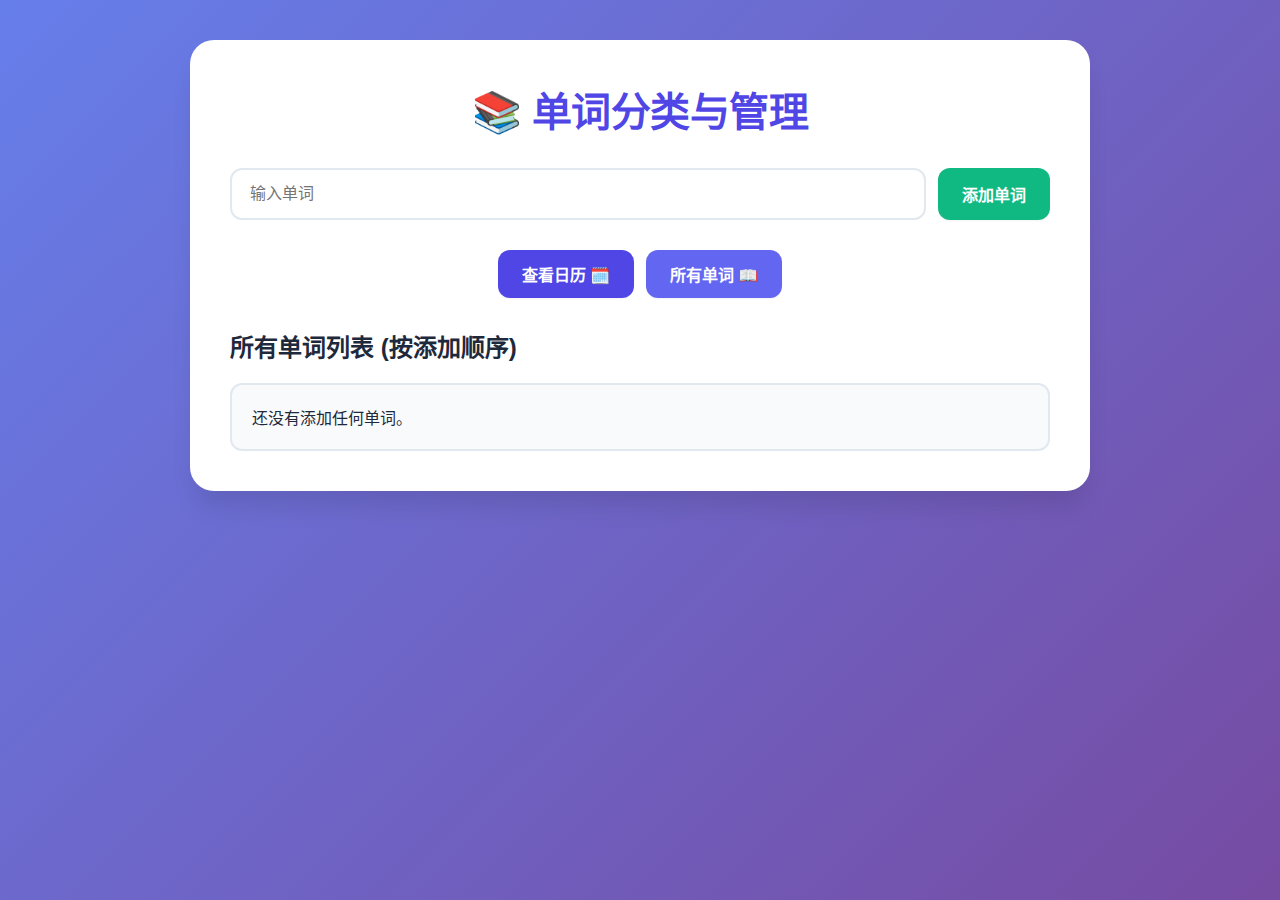
<file: index.html>
<!DOCTYPE html>
<html lang="zh-CN">
<head>
    <meta charset="UTF-8">
    <meta name="viewport" content="width=device-width, initial-scale=1.0">
    <title>单词分类器</title>
    
    <!-- PWA 配置 -->
    <link rel="manifest" href="manifest.json">
    <meta name="theme-color" content="#007bff">
    <meta name="description" content="记录和管理每日学习的单词,用日历可视化你的学习进度">
    
    <!-- iOS PWA 支持 -->
    <meta name="apple-mobile-web-app-capable" content="yes">
    <meta name="apple-mobile-web-app-status-bar-style" content="default">
    <meta name="apple-mobile-web-app-title" content="单词日历">
    <link rel="apple-touch-icon" href="icon-192.png">
    
    <link rel="stylesheet" href="style.css">
</head>
<body>
    <div class="container">
        <h1>📚 单词分类与管理</h1>

        <!-- PWA 安装提示 -->
        <div id="installPrompt" class="install-prompt" style="display: none;">
            <p>📱 将应用添加到主屏幕,随时随地学习单词!</p>
            <button id="installBtn">立即安装</button>
            <button id="dismissBtn">稍后</button>
        </div>

        <div class="input-area">
            <input 
                type="text" 
                id="wordInput" 
                placeholder="输入单词"
                onkeyup="handleEnter(event)"
            >
            <button onclick="addWord()">添加单词</button>
        </div>

        <!-- 导航按钮组 -->
        <div class="nav-buttons">
            <button onclick="goToCalendarPage()">查看日历 🗓️</button>
            <button onclick="goToAllWordsPage()">所有单词 📖</button>
        </div>

        <h2>所有单词列表 (按添加顺序)</h2>
        <div id="results"></div>
    </div>

    <script src="script.js"></script>
    
    <!-- 防止缓存问题 -->
    <script>
        // 检测是否是通过后退按钮返回的
        window.addEventListener('pageshow', function(event) {
            if (event.persisted) {
                // 页面从缓存中恢复，强制刷新
                window.location.reload();
            }
        });
    </script>
    
    <!-- PWA 安装和更新逻辑 -->
    <script>
        // ==========================================
        // 1. 注册 Service Worker
        // ==========================================
        if ('serviceWorker' in navigator) {
            window.addEventListener('load', () => {
                navigator.serviceWorker.register('/service-worker.js')
                    .then(reg => {
                        console.log('✅ Service Worker 注册成功');
                        
                        // 检查更新
                        reg.addEventListener('updatefound', () => {
                            const newWorker = reg.installing;
                            newWorker.addEventListener('statechange', () => {
                                if (newWorker.state === 'installed' && navigator.serviceWorker.controller) {
                                    // 发现新版本
                                    if (confirm('🎉 发现新版本！点击确定立即更新')) {
                                        newWorker.postMessage({ type: 'SKIP_WAITING' });
                                        window.location.reload();
                                    }
                                }
                            });
                        });
                    })
                    .catch(err => console.log('❌ Service Worker 注册失败:', err));
            });
            
            // 监听 Service Worker 控制器变化
            let refreshing = false;
            navigator.serviceWorker.addEventListener('controllerchange', () => {
                if (!refreshing) {
                    window.location.reload();
                    refreshing = true;
                }
            });
        }

        // ==========================================
        // 2. PWA 安装提示逻辑
        // ==========================================
        let deferredPrompt;
        const installPrompt = document.getElementById('installPrompt');
        const installBtn = document.getElementById('installBtn');
        const dismissBtn = document.getElementById('dismissBtn');

        window.addEventListener('beforeinstallprompt', (e) => {
            e.preventDefault();
            deferredPrompt = e;
            
            // 检查是否已经拒绝过（24小时内不再显示）
            const lastDismissed = localStorage.getItem('installPromptDismissed');
            const now = Date.now();
            if (lastDismissed && (now - parseInt(lastDismissed)) < 24 * 60 * 60 * 1000) {
                return; // 24小时内不显示
            }
            
            // 显示自定义安装提示
            installPrompt.style.display = 'block';
        });

        installBtn.addEventListener('click', async () => {
            if (!deferredPrompt) return;
            
            deferredPrompt.prompt();
            const { outcome } = await deferredPrompt.userChoice;
            
            console.log(`用户选择: ${outcome}`);
            
            if (outcome === 'accepted') {
                console.log('✅ 用户接受安装');
            } else {
                console.log('❌ 用户拒绝安装');
            }
            
            deferredPrompt = null;
            installPrompt.style.display = 'none';
        });

        dismissBtn.addEventListener('click', () => {
            installPrompt.style.display = 'none';
            // 记录拒绝时间
            localStorage.setItem('installPromptDismissed', Date.now().toString());
        });

        // 监听安装成功事件
        window.addEventListener('appinstalled', () => {
            console.log('✅ 应用已成功安装到主屏幕!');
            installPrompt.style.display = 'none';
            
            // 可以显示欢迎提示
            setTimeout(() => {
                alert('🎉 安装成功！现在可以像使用原生应用一样使用单词日历了！');
            }, 1000);
        });

        // ==========================================
        // 3. 离线状态提示
        // ==========================================
        window.addEventListener('online', () => {
            console.log('🌐 网络已连接');
        });

        window.addEventListener('offline', () => {
            console.log('📡 当前处于离线模式');
        });
    </script>
</body>
</html>
</file>
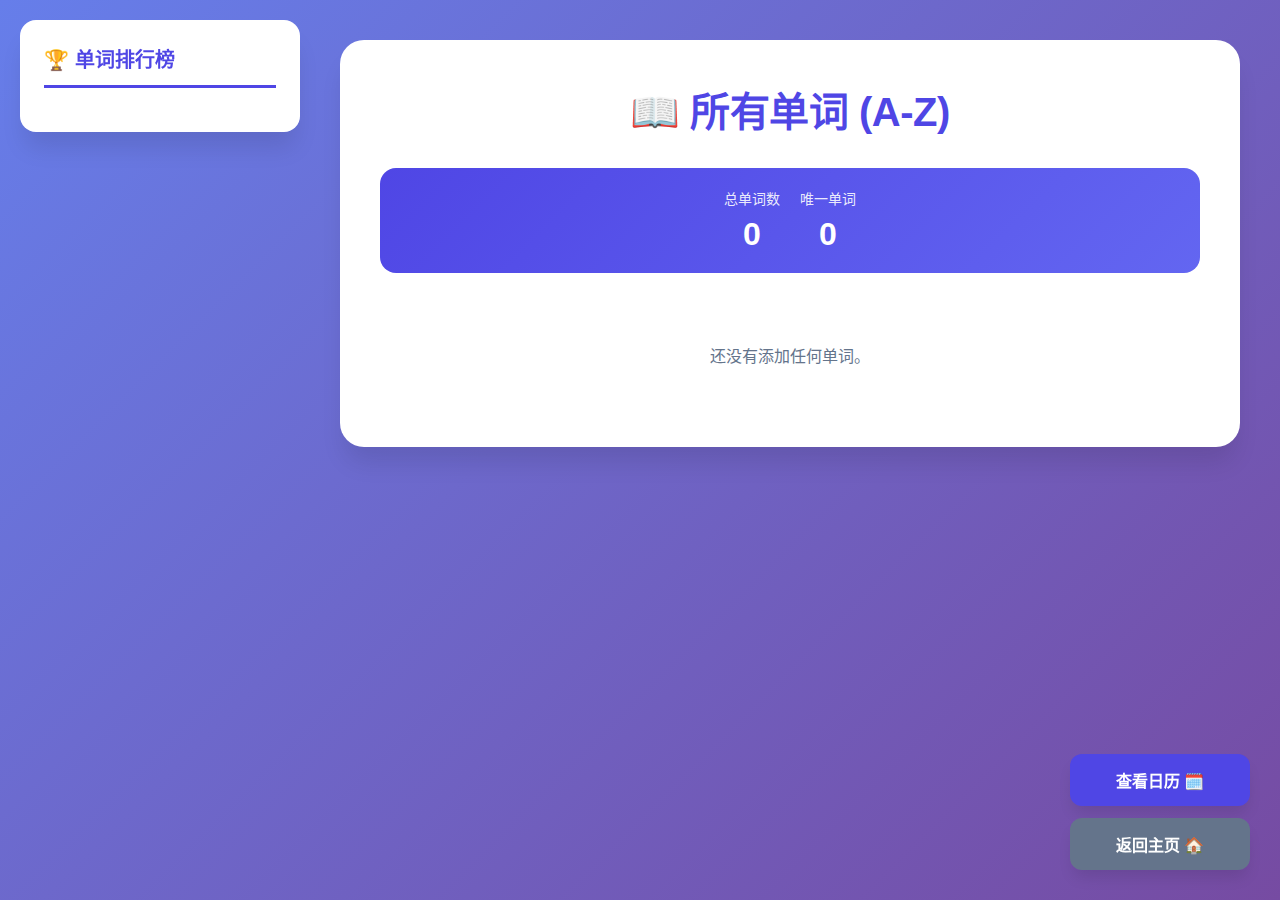
<file: all_words.html>
<!DOCTYPE html>
<html lang="zh-CN">
<head>
    <meta charset="UTF-8">
    <meta name="viewport" content="width=device-width, initial-scale=1.0">
    <title>所有单词 A-Z</title>
    <link rel="stylesheet" href="style.css">
</head>
<body>
    
    <div class="fixed-sidebar">
        <h3>🏆 单词排行榜</h3>
        <ul id="rankingList" class="ranking-list">
        </ul>
    </div>
    
    <div class="container">
        <h1>📖 所有单词 (A-Z)</h1>
        
        <div class="stats-bar">
            <div class="stat-item">
                <span class="stat-label">总单词数</span>
                <span class="stat-value" id="totalWords">0</span>
            </div>
            <div class="stat-item">
                <span class="stat-label">唯一单词</span>
                <span class="stat-value" id="uniqueWords">0</span>
            </div>
        </div>
        
        <div id="allWordsArea">
        </div>

        <div class="fixed-controls">
            <button onclick="goToCalendarPage()">查看日历 🗓️</button>
            <button onclick="goToHomePage()">返回主页 🏠</button>
        </div>
    </div>

    <script src="all_words.js"></script>
</body>
</html>
</file>
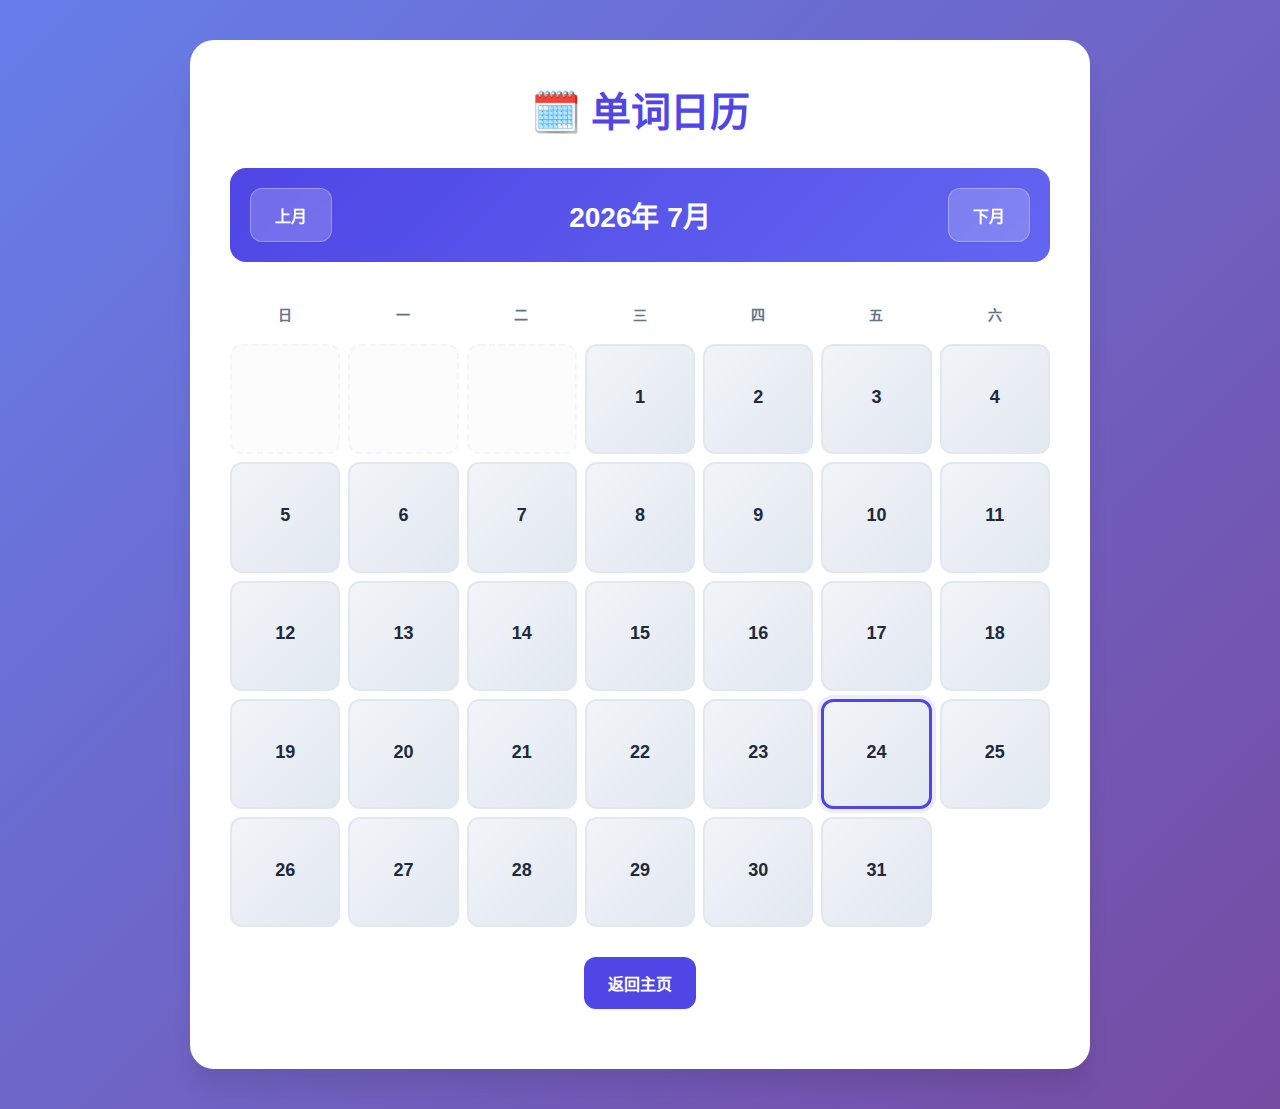
<file: calendar.html>
<!DOCTYPE html>
<html lang="zh-CN">
<head>
    <meta charset="UTF-8">
    <meta name="viewport" content="width=device-width, initial-scale=1.0">
    <title>单词日历</title>
    <link rel="stylesheet" href="style.css">
</head>
<body>
    <div class="calendar-container">
        <h1>🗓️ 单词日历</h1>
        <div class="calendar-header">
            <button onclick="changeMonth(-1)">上月</button>
            <h2 id="currentMonthYear"></h2>
            <button onclick="changeMonth(1)">下月</button>
        </div>
        <div class="calendar-grid" id="calendarGrid">
            </div>

        <div class="word-details" id="wordDetails">
            </div>

        <button class="view-calendar-btn" onclick="goToHomePage()">返回主页</button>

    </div>

    <script src="calendar.js"></script>
</body>
</html>
</file>
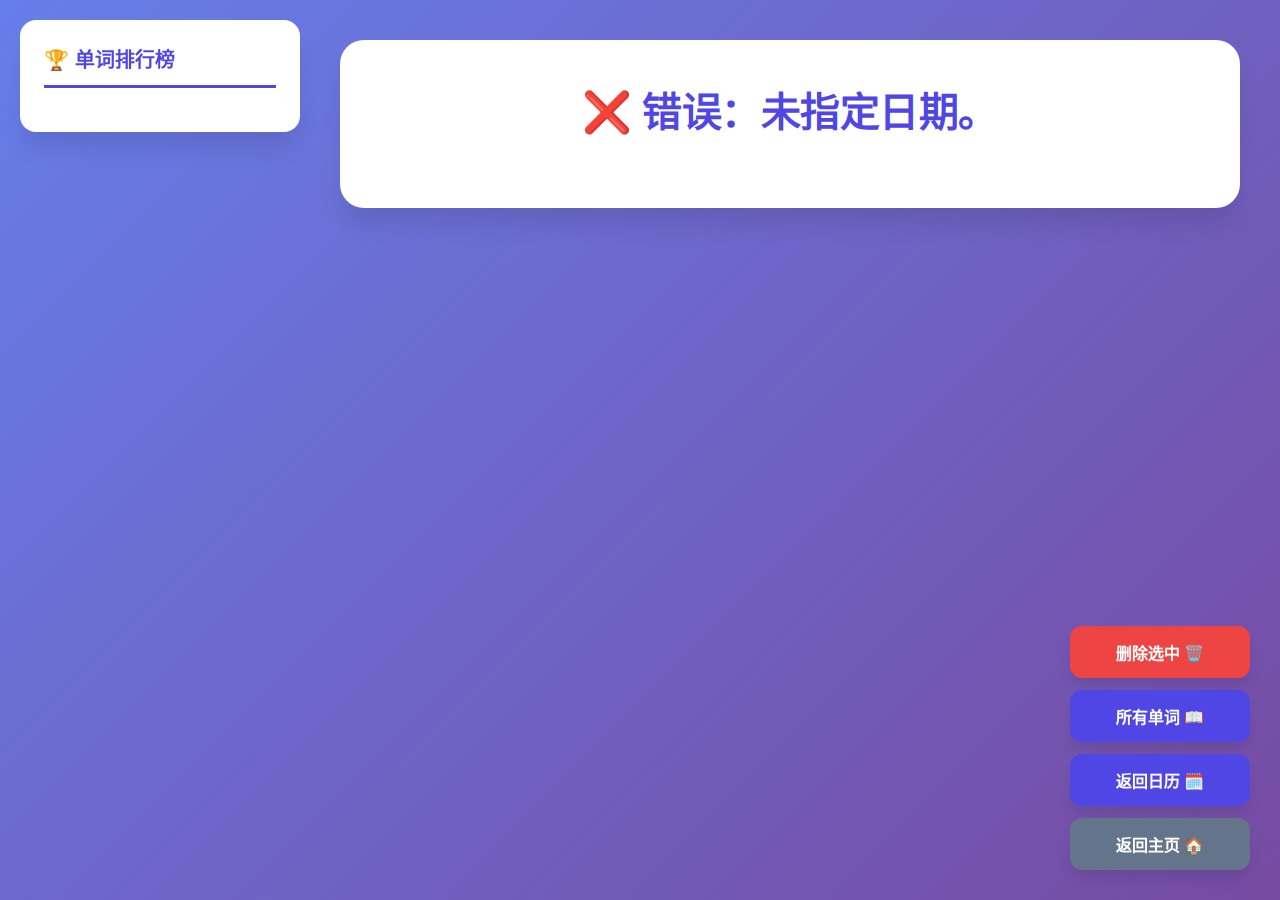
<file: word_list.html>
<!DOCTYPE html>
<html lang="zh-CN">
<head>
    <meta charset="UTF-8">
    <meta name="viewport" content="width=device-width, initial-scale=1.0">
    <title>单词详情</title>
    <link rel="stylesheet" href="style.css">
</head>
<body>
    
    <div class="fixed-sidebar">
        <h3>🏆 单词排行榜</h3>
        <ul id="rankingList" class="ranking-list">
        </ul>
    </div>
    
    <div class="container">
        <h1 id="listHeader"></h1>
        
        <div id="wordDetailsArea">
        </div>

        <div class="fixed-controls">
            <button onclick="triggerDeletion()" class="delete-fixed-btn">删除选中 🗑️</button>
            <button onclick="goToAllWordsPage()">所有单词 📖</button>
            <button onclick="goToCalendarPage()">返回日历 🗓️</button>
            <button onclick="goToHomePage()">返回主页 🏠</button>
        </div>
    </div>

    <script src="word_list.js"></script>

    <div id="customConfirmModal" class="modal">
        <div class="modal-content">
            <p id="modalMessage"></p>
            <div class="modal-buttons">
                <button id="modalConfirmBtn" class="confirm-btn">确定</button>
                <button id="modalCancelBtn" class="cancel-btn">取消</button>
            </div>
        </div>
    </div>
</body>
</html>
</file>
<file: style.css>
/* 现代化配色方案 */
:root {
    --primary-color: #4f46e5;
    --primary-hover: #4338ca;
    --success-color: #10b981;
    --success-hover: #059669;
    --danger-color: #ef4444;
    --danger-hover: #dc2626;
    --secondary-color: #6366f1;
    --background: #f8fafc;
    --surface: #ffffff;
    --text-primary: #1e293b;
    --text-secondary: #64748b;
    --border-color: #e2e8f0;
    --shadow-sm: 0 1px 2px 0 rgba(0, 0, 0, 0.05);
    --shadow-md: 0 4px 6px -1px rgba(0, 0, 0, 0.1);
    --shadow-lg: 0 10px 15px -3px rgba(0, 0, 0, 0.1);
    --shadow-xl: 0 20px 25px -5px rgba(0, 0, 0, 0.1);
}

* {
    margin: 0;
    padding: 0;
    box-sizing: border-box;
}

body {
    font-family: -apple-system, BlinkMacSystemFont, 'Segoe UI', Roboto, 'Helvetica Neue', Arial, sans-serif;
    background: linear-gradient(135deg, #667eea 0%, #764ba2 100%);
    color: var(--text-primary);
    min-height: 100vh;
    padding: 20px;
    display: flex;
    justify-content: center;
    align-items: flex-start;
}

/* 仅在有侧边栏的页面（第三个页面）添加左侧内边距 */
body:has(.fixed-sidebar) {
    padding: 20px 20px 20px 320px;
}

/* 主容器 */
.container, .calendar-container {
    width: 100%;
    max-width: 900px;
    background: var(--surface);
    padding: 40px;
    border-radius: 24px;
    box-shadow: var(--shadow-xl);
    margin: 20px auto;
    animation: fadeIn 0.5s ease;
}

@keyframes fadeIn {
    from { opacity: 0; transform: translateY(20px); }
    to { opacity: 1; transform: translateY(0); }
}

/* 标题样式 */
h1 {
    color: var(--primary-color);
    font-size: 2.5rem;
    font-weight: 700;
    text-align: center;
    margin-bottom: 30px;
    letter-spacing: -0.5px;
}

h2 {
    color: var(--text-primary);
    font-size: 1.5rem;
    font-weight: 600;
    margin: 30px 0 20px;
}

/* 输入区域 */
.input-area {
    display: flex;
    gap: 12px;
    margin-bottom: 30px;
    flex-wrap: wrap;
}

#wordInput, #dateInput {
    flex: 1;
    min-width: 200px;
    padding: 14px 18px;
    border: 2px solid var(--border-color);
    border-radius: 12px;
    font-size: 1rem;
    transition: all 0.3s ease;
    background: var(--surface);
}

#wordInput:focus, #dateInput:focus {
    outline: none;
    border-color: var(--primary-color);
    box-shadow: 0 0 0 4px rgba(79, 70, 229, 0.1);
}

/* 按钮通用样式 */
button {
    padding: 14px 24px;
    border: none;
    border-radius: 12px;
    font-size: 1rem;
    font-weight: 600;
    cursor: pointer;
    transition: all 0.3s ease;
    box-shadow: var(--shadow-sm);
}

button:hover {
    transform: translateY(-2px);
    box-shadow: var(--shadow-md);
}

button:active {
    transform: translateY(0);
}

.input-area button {
    background: var(--success-color);
    color: white;
}

.input-area button:hover {
    background: var(--success-hover);
}

.view-calendar-btn {
    display: block;
    width: fit-content;
    margin: 20px auto;
    background: var(--primary-color);
    color: white;
}

.view-calendar-btn:hover {
    background: var(--primary-hover);
}

/* 日历样式 */
.calendar-header {
    display: flex;
    justify-content: space-between;
    align-items: center;
    margin-bottom: 30px;
    padding: 20px;
    background: linear-gradient(135deg, var(--primary-color), var(--secondary-color));
    border-radius: 16px;
    color: white;
}

.calendar-header h2 {
    color: white;
    margin: 0;
    font-size: 1.75rem;
}

.calendar-header button {
    background: rgba(255, 255, 255, 0.2);
    color: white;
    backdrop-filter: blur(10px);
    border: 1px solid rgba(255, 255, 255, 0.3);
}

.calendar-header button:hover {
    background: rgba(255, 255, 255, 0.3);
}

.calendar-grid {
    display: grid;
    grid-template-columns: repeat(7, 1fr);
    gap: 8px;
    margin-bottom: 30px;
}

.calendar-weekday {
    text-align: center;
    font-weight: 600;
    color: var(--text-secondary);
    padding: 12px 0;
    font-size: 0.875rem;
    text-transform: uppercase;
    letter-spacing: 0.5px;
}

.calendar-day {
    aspect-ratio: 1 / 1;
    display: flex;
    flex-direction: column;
    justify-content: center;
    align-items: center;
    border: 2px solid var(--border-color);
    border-radius: 12px;
    cursor: pointer;
    transition: all 0.2s ease;
    position: relative;
    overflow: hidden;
}

.calendar-day:hover {
    transform: translateY(-4px);
    box-shadow: var(--shadow-md);
    border-color: var(--primary-color);
}

.calendar-day.empty {
    background: var(--background);
    cursor: default;
    opacity: 0.4;
    border-style: dashed;
}

.calendar-day.empty:hover {
    transform: none;
    box-shadow: none;
    border-color: var(--border-color);
}

.calendar-day.today {
    border: 3px solid var(--primary-color);
    box-shadow: 0 0 0 4px rgba(79, 70, 229, 0.1);
}

.day-number {
    font-weight: 600;
    font-size: 1.125rem;
    color: var(--text-primary);
    margin-bottom: 4px;
}

.word-count {
    position: absolute;
    bottom: 6px;
    right: 6px;
    background: rgba(79, 70, 229, 0.9);
    color: white;
    padding: 2px 8px;
    border-radius: 6px;
    font-size: 0.75rem;
    font-weight: 600;
}

/* 颜色渐变 - 更专业的配色 */
.level-0 { background: linear-gradient(135deg, #f1f5f9, #e2e8f0); }
.level-1 { background: linear-gradient(135deg, #dbeafe, #bfdbfe); }
.level-2 { background: linear-gradient(135deg, #bfdbfe, #93c5fd); }
.level-3 { background: linear-gradient(135deg, #93c5fd, #60a5fa); }
.level-4 { background: linear-gradient(135deg, #60a5fa, #3b82f6); }
.level-5 { background: linear-gradient(135deg, #fef3c7, #fde047); }
.level-6 { background: linear-gradient(135deg, #fde047, #facc15); }
.level-7 { background: linear-gradient(135deg, #fed7aa, #fb923c); }
.level-8 { background: linear-gradient(135deg, #fb923c, #f97316); }

/* 单词详情区域 */
.word-details {
    margin-top: 30px;
    padding: 30px;
    border: 2px solid var(--border-color);
    border-radius: 16px;
    background: var(--background);
    display: none;
}

.word-details.active {
    display: block;
    animation: slideIn 0.3s ease;
}

@keyframes slideIn {
    from { opacity: 0; transform: translateY(10px); }
    to { opacity: 1; transform: translateY(0); }
}

.word-details h3 {
    color: var(--primary-color);
    text-align: center;
    margin-bottom: 24px;
    font-size: 1.5rem;
    font-weight: 600;
}

.letter-group {
    margin-bottom: 24px;
    padding: 20px;
    background: var(--surface);
    border-radius: 12px;
    box-shadow: var(--shadow-sm);
}

.letter-group h4 {
    color: var(--primary-color);
    margin-bottom: 12px;
    padding-bottom: 8px;
    border-bottom: 2px solid var(--primary-color);
    font-size: 1.125rem;
    font-weight: 600;
}

.word-list {
    list-style: none;
    display: flex;
    flex-wrap: wrap;
    gap: 10px;
}

.word-list li {
    padding: 10px 16px;
    background: linear-gradient(135deg, #f8fafc, #f1f5f9);
    border: 2px solid var(--border-color);
    border-radius: 8px;
    cursor: pointer;
    transition: all 0.2s ease;
    font-weight: 500;
    color: var(--text-primary);
}

.word-list li:hover {
    background: linear-gradient(135deg, #dbeafe, #bfdbfe);
    border-color: var(--primary-color);
    transform: translateY(-2px);
    box-shadow: var(--shadow-sm);
}

.word-list li.selected {
    background: linear-gradient(135deg, #fef3c7, #fde047);
    border-color: #facc15;
    color: var(--text-primary);
    box-shadow: 0 0 0 3px rgba(250, 204, 21, 0.2);
}

/* 固定侧边栏 */
.fixed-sidebar {
    position: fixed;
    top: 20px;
    left: 20px;
    width: 280px;
    max-height: calc(100vh - 40px);
    background: var(--surface);
    box-shadow: var(--shadow-xl);
    padding: 24px;
    border-radius: 16px;
    overflow-y: auto;
    z-index: 999;
}

.fixed-sidebar h3 {
    color: var(--primary-color);
    margin-bottom: 20px;
    padding-bottom: 12px;
    border-bottom: 3px solid var(--primary-color);
    font-size: 1.25rem;
    font-weight: 600;
}

.ranking-list {
    list-style: none;
}

.ranking-list li {
    padding: 12px;
    margin-bottom: 8px;
    border-radius: 8px;
    background: var(--background);
    display: flex;
    justify-content: space-between;
    align-items: center;
    transition: all 0.2s ease;
}

.ranking-list li:hover {
    background: linear-gradient(135deg, #dbeafe, #bfdbfe);
    transform: translateX(4px);
}

.ranking-list li span:first-child {
    font-weight: 500;
    color: var(--text-primary);
}

.ranking-list li span:last-child {
    font-weight: 700;
    color: var(--primary-color);
    background: rgba(79, 70, 229, 0.1);
    padding: 4px 10px;
    border-radius: 6px;
}

/* 固定控制按钮 */
.fixed-controls {
    position: fixed;
    bottom: 30px;
    right: 30px;
    display: flex;
    flex-direction: column;
    gap: 12px;
    z-index: 1000;
    pointer-events: none; /* 让容器不阻挡点击 */
}

.fixed-controls button {
    width: 180px;
    padding: 14px 20px;
    font-weight: 600;
    box-shadow: var(--shadow-lg);
    pointer-events: auto; /* 恢复按钮的点击 */
    white-space: nowrap; /* 防止文字换行 */
}

.fixed-controls .delete-fixed-btn {
    background: var(--danger-color);
    color: white;
}

.fixed-controls .delete-fixed-btn:hover {
    background: var(--danger-hover);
}

.fixed-controls button:not(.delete-fixed-btn) {
    background: var(--primary-color);
    color: white;
}

.fixed-controls button:not(.delete-fixed-btn):hover {
    background: var(--primary-hover);
}

.fixed-controls button:last-child {
    background: var(--text-secondary);
    color: white;
}

.fixed-controls button:last-child:hover {
    background: var(--text-primary);
}

/* 模态框 */
.modal {
    display: none;
    position: fixed;
    z-index: 2000;
    left: 0;
    top: 0;
    width: 100%;
    height: 100%;
    background: rgba(0, 0, 0, 0.5);
    backdrop-filter: blur(4px);
    align-items: center;
    justify-content: center;
}

.modal.visible {
    display: flex;
    animation: fadeIn 0.3s ease;
}

.modal-content {
    background: var(--surface);
    padding: 32px;
    border-radius: 16px;
    width: 90%;
    max-width: 420px;
    box-shadow: var(--shadow-xl);
    animation: slideIn 0.3s ease;
}

#modalMessage {
    margin-bottom: 24px;
    font-size: 1.125rem;
    color: var(--text-primary);
    line-height: 1.6;
}

.modal-buttons {
    display: flex;
    justify-content: flex-end;
    gap: 12px;
}

.modal-buttons button {
    padding: 12px 24px;
    border-radius: 8px;
    font-weight: 600;
}

.modal-buttons .confirm-btn {
    background: var(--primary-color);
    color: white;
}

.modal-buttons .confirm-btn:hover {
    background: var(--primary-hover);
}

.modal-buttons .cancel-btn {
    background: var(--text-secondary);
    color: white;
}

.modal-buttons .cancel-btn:hover {
    background: var(--text-primary);
}

/* 列表显示 */
#results {
    padding: 20px;
    background: var(--background);
    border-radius: 12px;
    border: 2px solid var(--border-color);
}

#results ul {
    list-style: none;
}

#results li {
    padding: 14px 18px;
    margin-bottom: 8px;
    background: var(--surface);
    border-radius: 8px;
    border-left: 4px solid var(--primary-color);
    transition: all 0.2s ease;
}

#results li:hover {
    transform: translateX(4px);
    box-shadow: var(--shadow-sm);
}

/* 统计栏样式 */
.stats-bar {
    display: flex;
    gap: 20px;
    margin-bottom: 30px;
    padding: 20px;
    background: linear-gradient(135deg, var(--primary-color), var(--secondary-color));
    border-radius: 16px;
    justify-content: center;
}

.stat-item {
    display: flex;
    flex-direction: column;
    align-items: center;
    gap: 8px;
}

.stat-label {
    color: rgba(255, 255, 255, 0.9);
    font-size: 0.875rem;
    font-weight: 500;
}

.stat-value {
    color: white;
    font-size: 2rem;
    font-weight: 700;
}

/* 导航按钮组 */
.nav-buttons {
    display: flex;
    gap: 12px;
    justify-content: center;
    flex-wrap: wrap;
    margin: 20px 0;
    position: relative;
    z-index: 1; /* 确保不被其他元素覆盖 */
}

.nav-buttons button {
    background: var(--primary-color);
    color: white;
    padding: 12px 24px;
}

.nav-buttons button:hover {
    background: var(--primary-hover);
}

.nav-buttons button:nth-child(2) {
    background: var(--secondary-color);
}

.nav-buttons button:nth-child(2):hover {
    background: #5558e3;
}

/* 响应式设计 */
@media (max-width: 1200px) {
    body:has(.fixed-sidebar) {
        padding-left: 280px;
    }
    
    .fixed-sidebar {
        width: 240px;
    }
}

@media (max-width: 992px) {
    .fixed-sidebar {
        position: static;
        width: 100%;
        max-height: none;
        margin-bottom: 20px;
    }
    
    body:has(.fixed-sidebar) {
        padding: 20px;
    }
    
    .container, .calendar-container {
        margin-left: 0;
    }
}

@media (max-width: 768px) {
    .container, .calendar-container {
        padding: 24px;
        border-radius: 16px;
        margin-bottom: 150px; /* 为固定按钮留出空间 */
    }
    
    h1 {
        font-size: 2rem;
    }
    
    .input-area {
        flex-direction: column;
    }
    
    #wordInput, #dateInput, .input-area button {
        width: 100%;
    }
    
    .calendar-grid {
        gap: 4px;
    }
    
    .calendar-day {
        border-radius: 8px;
    }
    
    .day-number {
        font-size: 0.875rem;
    }
    
    .word-count {
        font-size: 0.625rem;
        padding: 1px 6px;
    }
    
    .fixed-controls {
        bottom: 20px;
        right: 20px;
        gap: 10px;
    }
    
    .fixed-controls button {
        width: 140px;
        padding: 12px 16px;
        font-size: 0.875rem;
    }
    
    .nav-buttons {
        margin-bottom: 30px;
    }
}

/* 滚动条美化 */
::-webkit-scrollbar {
    width: 10px;
    height: 10px;
}

::-webkit-scrollbar-track {
    background: var(--background);
    border-radius: 10px;
}

::-webkit-scrollbar-thumb {
    background: var(--text-secondary);
    border-radius: 10px;
}

::-webkit-scrollbar-thumb:hover {
    background: var(--text-primary);
}

/* PWA 安装提示框样式 - 添加到 style.css 末尾 */

.install-prompt {
    background: linear-gradient(135deg, #667eea 0%, #764ba2 100%);
    color: white;
    padding: 15px 20px;
    border-radius: 8px;
    margin-bottom: 20px;
    box-shadow: 0 4px 12px rgba(102, 126, 234, 0.3);
    animation: slideDown 0.3s ease-out;
}

@keyframes slideDown {
    from {
        opacity: 0;
        transform: translateY(-20px);
    }
    to {
        opacity: 1;
        transform: translateY(0);
    }
}

.install-prompt p {
    margin: 0 0 10px 0;
    font-size: 1em;
    font-weight: 500;
}

.install-prompt button {
    background-color: white;
    color: #667eea;
    border: none;
    padding: 8px 16px;
    border-radius: 4px;
    cursor: pointer;
    font-weight: bold;
    margin-right: 10px;
    transition: all 0.2s;
}

.install-prompt button:hover {
    transform: translateY(-2px);
    box-shadow: 0 2px 8px rgba(0,0,0,0.2);
}

#dismissBtn {
    background-color: rgba(255, 255, 255, 0.2) !important;
    color: white !important;
}

#dismissBtn:hover {
    background-color: rgba(255, 255, 255, 0.3) !important;
}

/* 响应式调整 */
@media (max-width: 768px) {
    .install-prompt {
        padding: 12px 15px;
    }
    
    .install-prompt button {
        display: block;
        width: 100%;
        margin-bottom: 8px;
        margin-right: 0;
    }
    
    #dismissBtn {
        margin-bottom: 0;
    }
}
</file>
